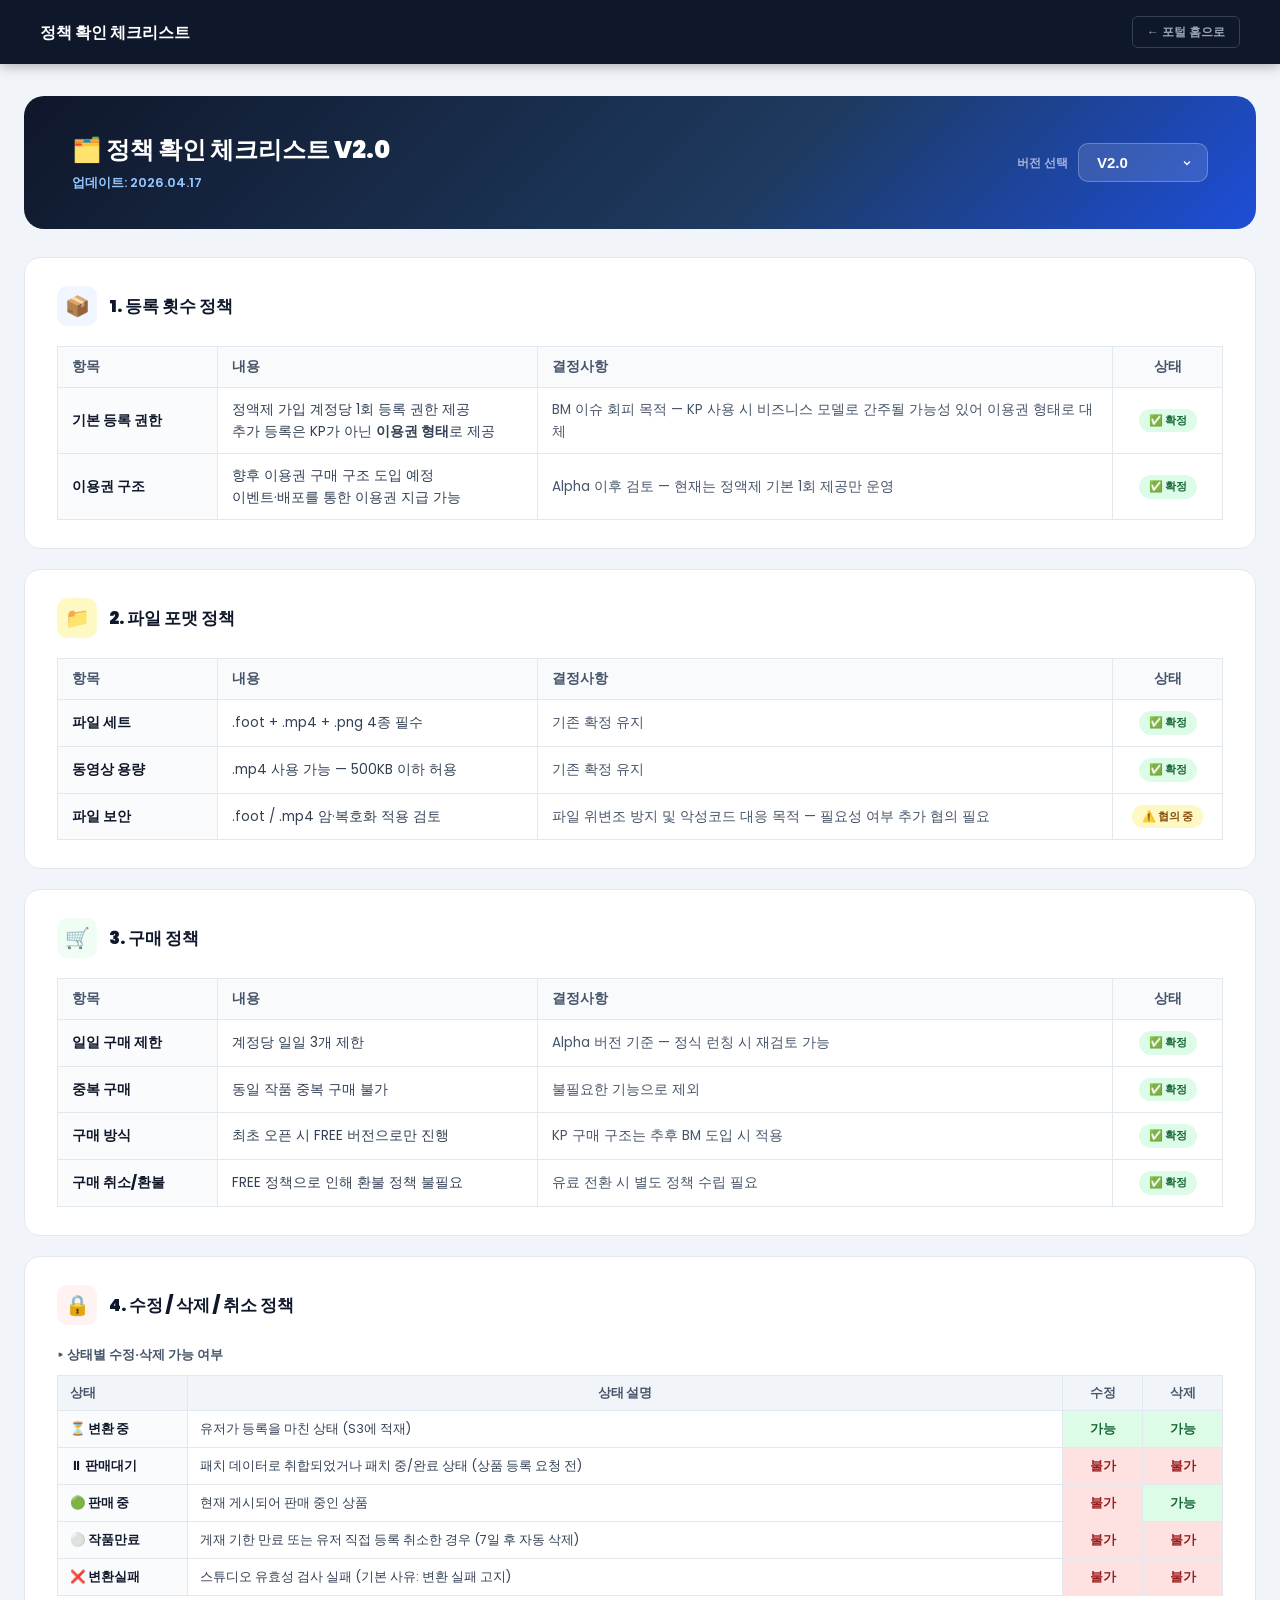
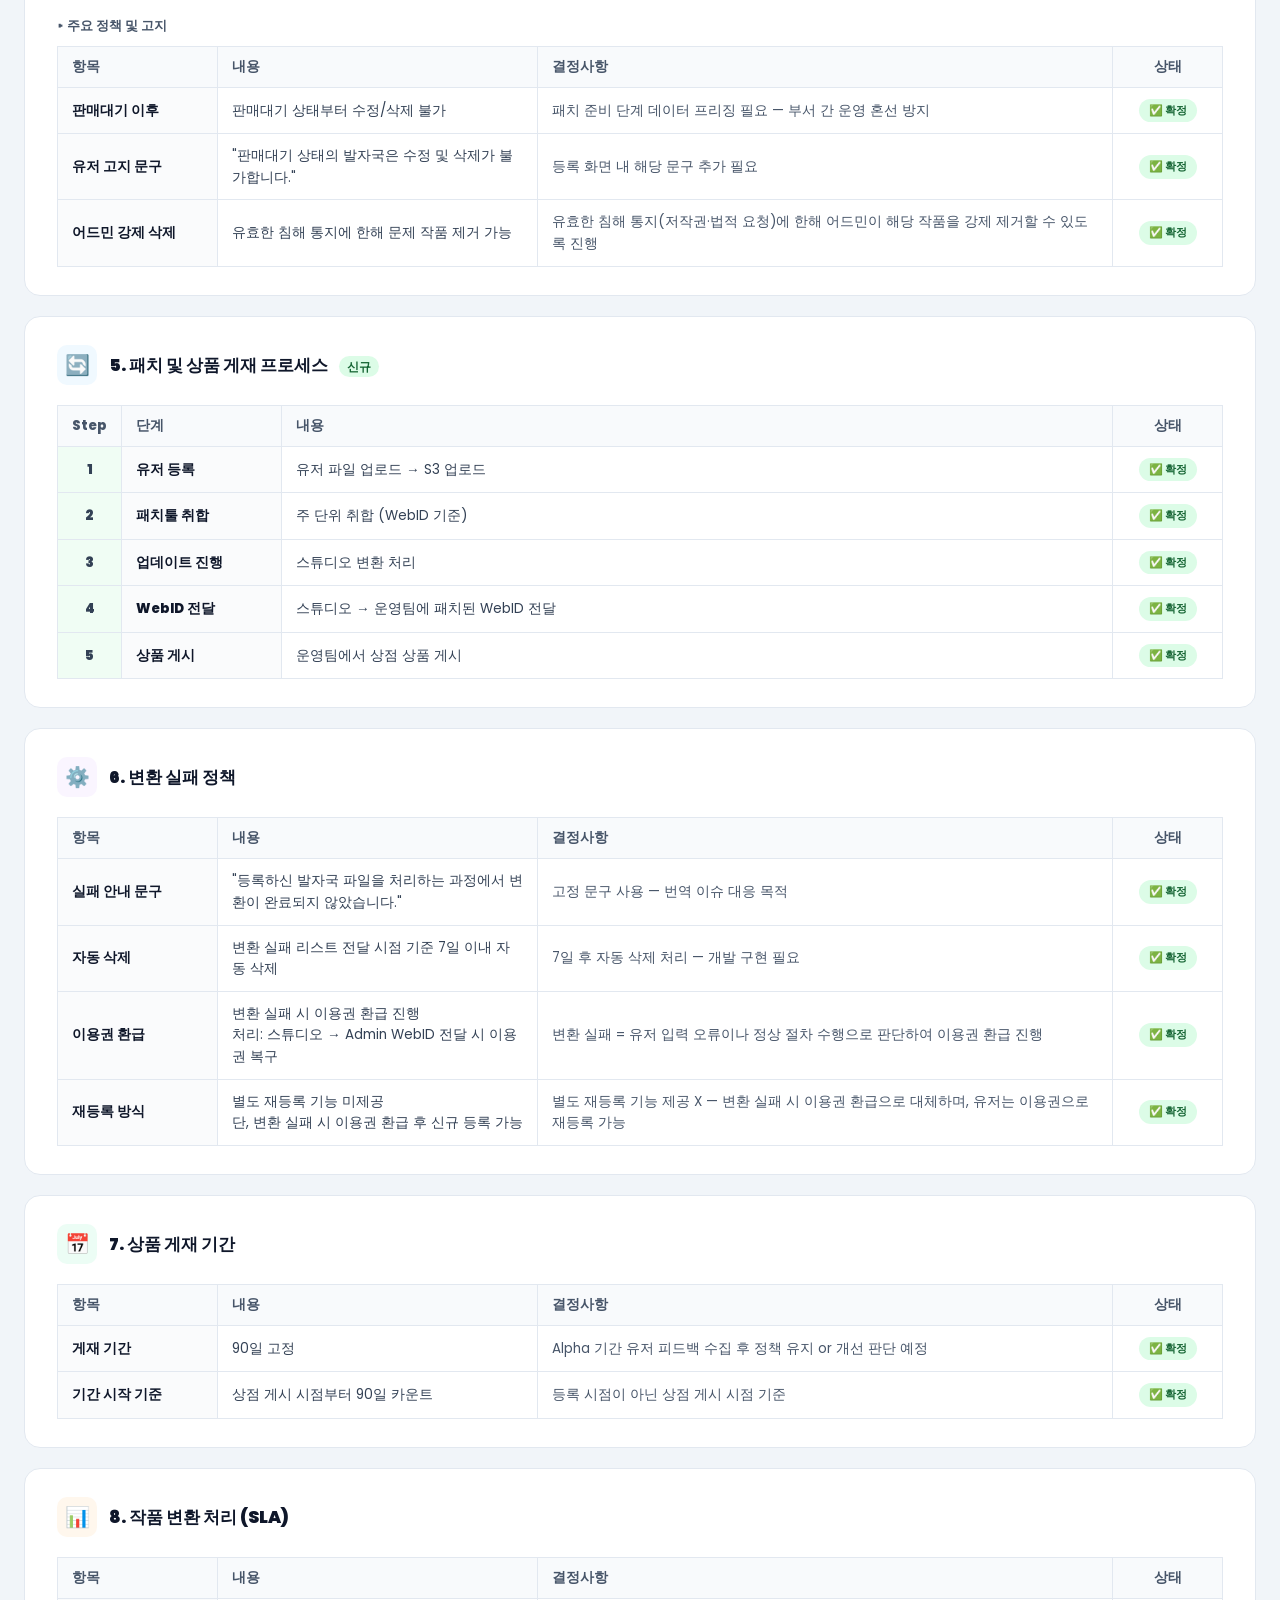
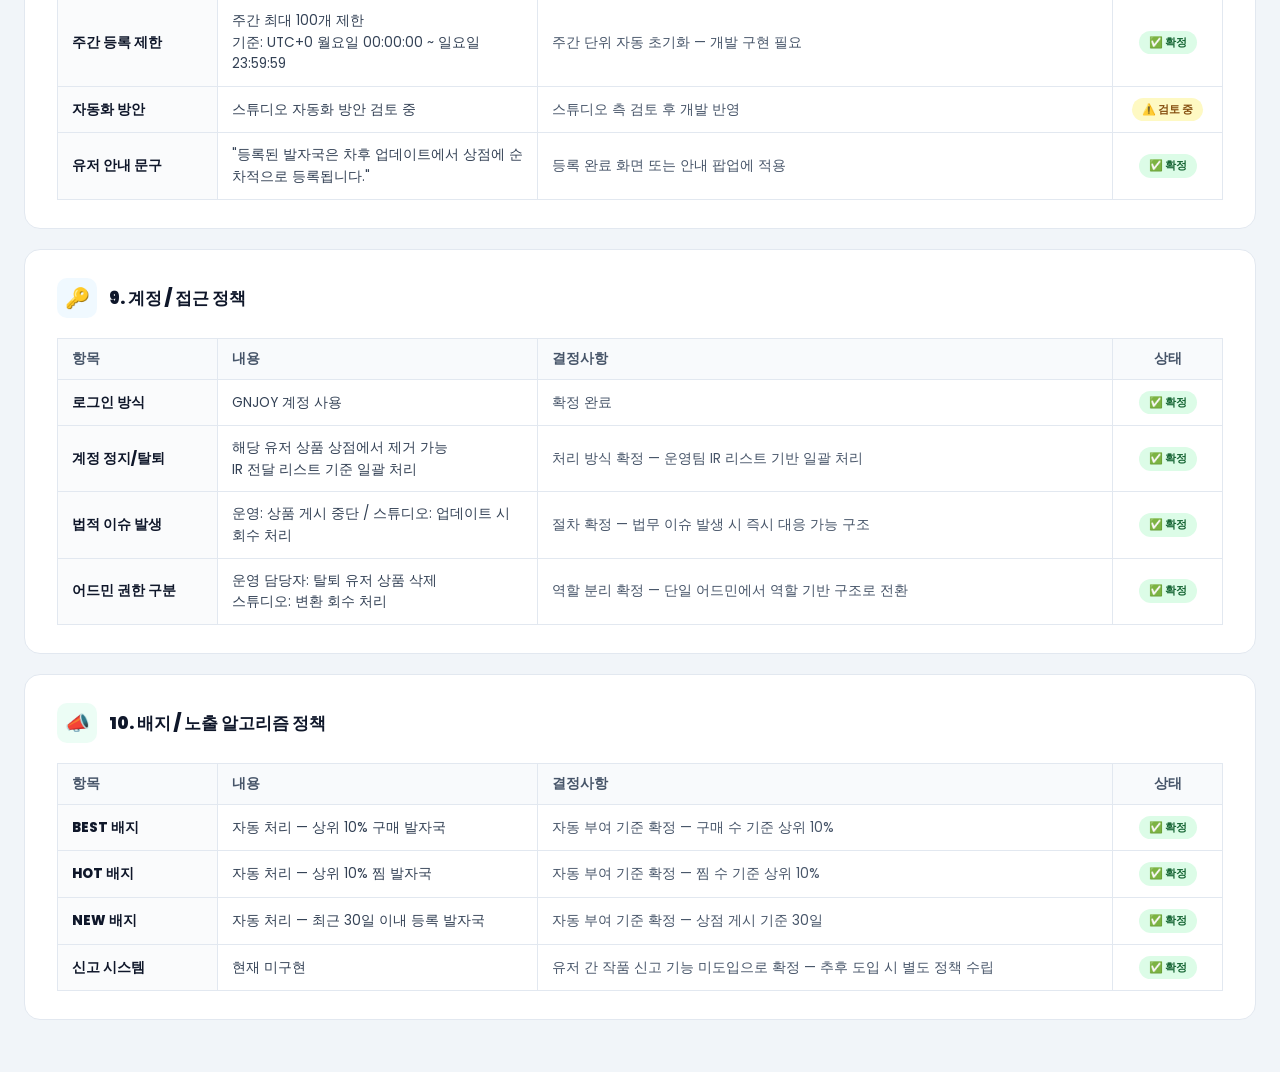
<file: temp.html>
<!DOCTYPE html>
<html lang="ko">
<head>
    <meta charset="UTF-8">
    <meta name="viewport" content="width=device-width, initial-scale=1.0">
    <title>RO FACTORY — 정책 확인 체크리스트 v2.0</title>
    <link href="https://fonts.googleapis.com/css2?family=Poppins:wght@300;400;500;600;700;800;900&display=swap" rel="stylesheet">
    <style>
        * { box-sizing: border-box; margin: 0; padding: 0; }
        body { font-family: 'Pretendard', 'Poppins', sans-serif; background: #f1f5f9; color: #1e293b; }

        /* ─── TOP BAR ─── */
        .top-bar { background: #0f172a; padding: 16px 40px; display: flex; justify-content: space-between; align-items: center; position: sticky; top: 0; z-index: 100; box-shadow: 0 2px 12px rgba(0,0,0,0.3); }
        .top-bar h1 { font-size: 16px; font-weight: 900; color: #fff; }
        .btn-home { text-decoration: none; color: #94a3b8; font-weight: 700; font-size: 12px; padding: 6px 14px; border: 1px solid #334155; border-radius: 6px; transition: 0.2s; }
        .btn-home:hover { color: #fff; border-color: #64748b; }

        /* ─── HERO ─── */
        .hero { background: linear-gradient(135deg, #0f172a 0%, #1e3a5f 60%, #1d4ed8 100%); border-radius: 20px; padding: 36px 48px; margin-bottom: 28px; color: white; overflow: hidden; display: flex; justify-content: space-between; align-items: center; gap: 24px; }
        .hero-left { flex: 1; min-width: 0; }
        .hero h2 { font-size: 24px; font-weight: 900; margin-bottom: 6px; white-space: nowrap; }
        .hero-date { font-size: 13px; color: #93c5fd; font-weight: 600; }
        .hero-select-wrap { display: flex; align-items: center; gap: 10px; flex-shrink: 0; }
        .hero-select-label { font-size: 12px; font-weight: 700; color: rgba(255,255,255,0.6); white-space: nowrap; }
        .version-select {
            appearance: none;
            background: rgba(255,255,255,0.12) url("data:image/svg+xml,%3Csvg xmlns='http://www.w3.org/2000/svg' width='12' height='12' viewBox='0 0 24 24' fill='none' stroke='%23ffffff' stroke-width='2.5'%3E%3Cpolyline points='6 9 12 15 18 9'%3E%3C/polyline%3E%3C/svg%3E") no-repeat right 14px center;
            border: 1.5px solid rgba(255,255,255,0.25);
            border-radius: 10px;
            padding: 10px 40px 10px 18px;
            font-size: 15px;
            font-weight: 800;
            color: #fff;
            cursor: pointer;
            transition: background 0.2s, border-color 0.2s;
            min-width: 130px;
        }
        .version-select:focus { outline: none; border-color: rgba(255,255,255,0.6); background: rgba(255,255,255,0.18); }
        .version-select:hover { background: rgba(255,255,255,0.18); border-color: rgba(255,255,255,0.4); }
        .version-select option { background: #1e3a5f; color: #fff; }
        .v1-notice.show { display: block; }

        /* ─── SECTION CARD ─── */
        /* ─── WRAP ─── */
        .wrap { max-width: 1350px; margin: 0 auto; padding: 32px 24px; }

        .section-card { background: #fff; border-radius: 16px; padding: 28px 32px; margin-bottom: 20px; border: 1px solid #e2e8f0; transition: box-shadow 0.2s; }
        .section-card:hover { box-shadow: 0 4px 24px rgba(0,0,0,0.07); }
        .section-header { display: flex; align-items: center; gap: 12px; margin-bottom: 20px; }
        .section-icon { width: 40px; height: 40px; border-radius: 10px; display: flex; align-items: center; justify-content: center; font-size: 20px; flex-shrink: 0; }
        .section-title { font-size: 17px; font-weight: 900; color: #0f172a; }

        /* ─── TABLE ─── */
        table { width: 100%; border-collapse: collapse; font-size: 13.5px; }
        th { background: #f8fafc; font-weight: 800; color: #475569; text-align: left; padding: 10px 14px; border: 1px solid #e2e8f0; }
        td { padding: 11px 14px; border: 1px solid #e2e8f0; color: #334155; line-height: 1.6; vertical-align: middle; }
        td.item { font-weight: 800; color: #0f172a; background: #fafbfc; white-space: nowrap; width: 160px; }
        td.content { width: 320px; color: #334155; }
        td.decision { color: #475569; }
        td.status-col { width: 110px; text-align: center; vertical-align: middle; }

        /* ─── STATUS BADGE ─── */
        .badge { display: inline-block; padding: 3px 10px; border-radius: 20px; font-size: 11px; font-weight: 800; white-space: nowrap; }
        .badge-ok     { background: #dcfce7; color: #166534; }
        .badge-warn   { background: #fef9c3; color: #854d0e; }
        .badge-danger { background: #fee2e2; color: #991b1b; }
        .badge-gray   { background: #f1f5f9; color: #475569; }
        .badge-blue   { background: #eff6ff; color: #1d4ed8; }
        .badge-purple { background: #f5f3ff; color: #6d28d9; }

        /* ─── ROW HIGHLIGHT ─── */
        .updated-row td, .new-row td { background: inherit; }
        .updated-row td.item, .new-row td.item { background: #fafbfc; }

        /* ─── SUB TABLE (state grid) ─── */
        .sub-table { width: 100%; border-collapse: collapse; font-size: 12.5px; margin-bottom: 20px; }
        .sub-table th { background: #f1f5f9; font-weight: 800; color: #475569; text-align: center; padding: 8px 12px; border: 1px solid #e2e8f0; }
        .sub-table td { padding: 8px 12px; border: 1px solid #e2e8f0; color: #334155; text-align: center; vertical-align: middle; }
        .sub-table td.status-ok { background: #dcfce7; font-weight: 700; color: #166534; }
        .sub-table td.status-no { background: #fee2e2; font-weight: 700; color: #991b1b; }
        .sub-table td.state-name { font-weight: 800; color: #0f172a; text-align: left; background: #fafbfc; width: 130px; }

        /* ─── TAB CONTENT ─── */
        .tab-content { display: none; }
        .tab-content.active { display: block; }

        @media (max-width: 700px) {
            .wrap { padding: 16px; }
            .section-card { padding: 20px 16px; }
            td.item { white-space: normal; width: auto; }
            .top-bar { padding: 12px 20px; }
        }
    </style>
</head>
<body>

<div class="top-bar">
    <h1>정책 확인 체크리스트</h1>
    <a href="index.html" class="btn-home">← 포털 홈으로</a>
</div>

<div class="wrap">

    <!-- Hero Banner + Select -->
    <div class="hero">
        <div class="hero-left">
            <h2 id="heroTitle">🗂️ 정책 확인 체크리스트 V2.0</h2>
            <p class="hero-date" id="heroDate">업데이트: 2026.04.17</p>
        </div>
        <div class="hero-select-wrap">
            <span class="hero-select-label">버전 선택</span>
            <select class="version-select" id="versionSelect" onchange="switchVersion(this.value)">
                <option value="v2">V2.0</option>
                <option value="v1">V1.0</option>
            </select>
        </div>
    </div>


    <!-- ══════════════════════════════════════
         V2.0
    ══════════════════════════════════════ -->
    <div id="tab-v2" class="tab-content active">

        <!-- 1. 등록 횟수 정책 -->
        <div class="section-card">
            <div class="section-header">
                <div class="section-icon" style="background:#eff6ff;">📦</div>
                <div class="section-title">1. 등록 횟수 정책</div>
            </div>
            <table>
                <thead><tr>
                    <th style="width:160px;">항목</th>
                    <th style="width:320px;">내용</th>
                    <th>결정사항</th>
                    <th style="width:110px; text-align:center;">상태</th>
                </tr></thead>
                <tbody>
                    <tr class="updated-row">
                        <td class="item">기본 등록 권한</td>
                        <td class="content">정액제 가입 계정당 1회 등록 권한 제공<br>추가 등록은 KP가 아닌 <strong>이용권 형태</strong>로 제공</td>
                        <td class="decision">BM 이슈 회피 목적 — KP 사용 시 비즈니스 모델로 간주될 가능성 있어 이용권 형태로 대체</td>
                        <td class="status-col"><span class="badge badge-ok">✅ 확정</span></td>
                    </tr>
                    <tr>
                        <td class="item">이용권 구조</td>
                        <td class="content">향후 이용권 구매 구조 도입 예정<br>이벤트·배포를 통한 이용권 지급 가능</td>
                        <td class="decision">Alpha 이후 검토 — 현재는 정액제 기본 1회 제공만 운영</td>
                        <td class="status-col"><span class="badge badge-ok">✅ 확정</span></td>
                    </tr>
                </tbody>
            </table>
        </div>

        <!-- 2. 파일 포맷 정책 -->
        <div class="section-card">
            <div class="section-header">
                <div class="section-icon" style="background:#fef9c3;">📁</div>
                <div class="section-title">2. 파일 포맷 정책</div>
            </div>
            <table>
                <thead><tr>
                    <th style="width:160px;">항목</th>
                    <th style="width:320px;">내용</th>
                    <th>결정사항</th>
                    <th style="width:110px; text-align:center;">상태</th>
                </tr></thead>
                <tbody>
                    <tr>
                        <td class="item">파일 세트</td>
                        <td class="content">.foot + .mp4 + .png 4종 필수</td>
                        <td class="decision">기존 확정 유지</td>
                        <td class="status-col"><span class="badge badge-ok">✅ 확정</span></td>
                    </tr>
                    <tr>
                        <td class="item">동영상 용량</td>
                        <td class="content">.mp4 사용 가능 — 500KB 이하 허용</td>
                        <td class="decision">기존 확정 유지</td>
                        <td class="status-col"><span class="badge badge-ok">✅ 확정</span></td>
                    </tr>
                    <tr class="new-row">
                        <td class="item">파일 보안</td>
                        <td class="content">.foot / .mp4 암·복호화 적용 검토</td>
                        <td class="decision">파일 위변조 방지 및 악성코드 대응 목적 — 필요성 여부 추가 협의 필요</td>
                        <td class="status-col"><span class="badge badge-warn">⚠️ 협의 중</span></td>
                    </tr>
                </tbody>
            </table>
        </div>

        <!-- 3. 구매 정책 -->
        <div class="section-card">
            <div class="section-header">
                <div class="section-icon" style="background:#f0fdf4;">🛒</div>
                <div class="section-title">3. 구매 정책</div>
            </div>
            <table>
                <thead><tr>
                    <th style="width:160px;">항목</th>
                    <th style="width:320px;">내용</th>
                    <th>결정사항</th>
                    <th style="width:110px; text-align:center;">상태</th>
                </tr></thead>
                <tbody>
                    <tr class="updated-row">
                        <td class="item">일일 구매 제한</td>
                        <td class="content">계정당 일일 3개 제한</td>
                        <td class="decision">Alpha 버전 기준 — 정식 런칭 시 재검토 가능</td>
                        <td class="status-col"><span class="badge badge-ok">✅ 확정</span></td>
                    </tr>
                    <tr>
                        <td class="item">중복 구매</td>
                        <td class="content">동일 작품 중복 구매 불가</td>
                        <td class="decision">불필요한 기능으로 제외</td>
                        <td class="status-col"><span class="badge badge-ok">✅ 확정</span></td>
                    </tr>
                    <tr>
                        <td class="item">구매 방식</td>
                        <td class="content">최초 오픈 시 FREE 버전으로만 진행</td>
                        <td class="decision">KP 구매 구조는 추후 BM 도입 시 적용</td>
                        <td class="status-col"><span class="badge badge-ok">✅ 확정</span></td>
                    </tr>
                    <tr>
                        <td class="item">구매 취소/환불</td>
                        <td class="content">FREE 정책으로 인해 환불 정책 불필요</td>
                        <td class="decision">유료 전환 시 별도 정책 수립 필요</td>
                        <td class="status-col"><span class="badge badge-ok">✅ 확정</span></td>
                    </tr>
                </tbody>
            </table>
        </div>

        <!-- 4. 수정/삭제/취소 정책 -->
        <div class="section-card">
            <div class="section-header">
                <div class="section-icon" style="background:#fef2f2;">🔒</div>
                <div class="section-title">4. 수정 / 삭제 / 취소 정책</div>
            </div>

            <p style="font-size:13px; font-weight:700; color:#475569; margin-bottom:10px;">▸ 상태별 수정·삭제 가능 여부</p>
            <table class="sub-table">
                <thead><tr>
                    <th style="text-align:left; width:130px;">상태</th>
                    <th>상태 설명</th>
                    <th style="width:80px;">수정</th>
                    <th style="width:80px;">삭제</th>
                </tr></thead>
                <tbody>
                    <tr>
                        <td class="state-name">⏳ 변환 중</td>
                        <td style="text-align:left;">유저가 등록을 마친 상태 (S3에 적재)</td>
                        <td class="status-ok">가능</td>
                        <td class="status-ok">가능</td>
                    </tr>
                    <tr>
                        <td class="state-name">⏸ 판매대기</td>
                        <td style="text-align:left;">패치 데이터로 취합되었거나 패치 중/완료 상태 (상품 등록 요청 전)</td>
                        <td class="status-no">불가</td>
                        <td class="status-no">불가</td>
                    </tr>
                    <tr>
                        <td class="state-name">🟢 판매 중</td>
                        <td style="text-align:left;">현재 게시되어 판매 중인 상품</td>
                        <td class="status-no">불가</td>
                        <td class="status-ok">가능</td>
                    </tr>
                    <tr>
                        <td class="state-name">⚪ 작품만료</td>
                        <td style="text-align:left;">게재 기한 만료 또는 유저 직접 등록 취소한 경우 (7일 후 자동 삭제)</td>
                        <td class="status-no">불가</td>
                        <td class="status-no">불가</td>
                    </tr>
                    <tr>
                        <td class="state-name">❌ 변환실패</td>
                        <td style="text-align:left;">스튜디오 유효성 검사 실패 (기본 사유: 변환 실패 고지)</td>
                        <td class="status-no">불가</td>
                        <td class="status-no">불가</td>
                    </tr>
                </tbody>
            </table>

            <p style="font-size:13px; font-weight:700; color:#475569; margin-bottom:10px;">▸ 주요 정책 및 고지</p>
            <table>
                <thead><tr>
                    <th style="width:160px;">항목</th>
                    <th style="width:320px;">내용</th>
                    <th>결정사항</th>
                    <th style="width:110px; text-align:center;">상태</th>
                </tr></thead>
                <tbody>
                    <tr class="updated-row">
                        <td class="item">판매대기 이후</td>
                        <td class="content">판매대기 상태부터 수정/삭제 불가</td>
                        <td class="decision">패치 준비 단계 데이터 프리징 필요 — 부서 간 운영 혼선 방지</td>
                        <td class="status-col"><span class="badge badge-ok">✅ 확정</span></td>
                    </tr>
                    <tr class="new-row">
                        <td class="item">유저 고지 문구</td>
                        <td class="content">"판매대기 상태의 발자국은 수정 및 삭제가 불가합니다."</td>
                        <td class="decision">등록 화면 내 해당 문구 추가 필요</td>
                        <td class="status-col"><span class="badge badge-ok">✅ 확정</span></td>
                    </tr>
                    <tr class="updated-row">
                        <td class="item">어드민 강제 삭제</td>
                        <td class="content">유효한 침해 통지에 한해 문제 작품 제거 가능</td>
                        <td class="decision">유효한 침해 통지(저작권·법적 요청)에 한해 어드민이 해당 작품을 강제 제거할 수 있도록 진행</td>
                        <td class="status-col"><span class="badge badge-ok">✅ 확정</span></td>
                    </tr>
                </tbody>
            </table>
        </div>

        <!-- 5. 패치 및 상품 게재 프로세스 -->
        <div class="section-card">
            <div class="section-header">
                <div class="section-icon" style="background:#f0f9ff;">🔄</div>
                <div class="section-title">5. 패치 및 상품 게재 프로세스 <span style="font-size:12px; background:#dcfce7; color:#166534; padding:2px 8px; border-radius:20px; font-weight:700; margin-left:8px;">신규</span></div>
            </div>
            <table>
                <thead><tr>
                    <th style="width:50px; text-align:center;">Step</th>
                    <th style="width:160px;">단계</th>
                    <th>내용</th>
                    <th style="width:110px; text-align:center;">상태</th>
                </tr></thead>
                <tbody>
                    <tr class="new-row">
                        <td style="font-weight:900; text-align:center; background:#f0fdf4;">1</td>
                        <td class="item" style="width:160px;">유저 등록</td>
                        <td>유저 파일 업로드 → S3 업로드</td>
                        <td class="status-col"><span class="badge badge-ok">✅ 확정</span></td>
                    </tr>
                    <tr class="new-row">
                        <td style="font-weight:900; text-align:center; background:#f0fdf4;">2</td>
                        <td class="item" style="width:160px;">패치툴 취합</td>
                        <td>주 단위 취합 (WebID 기준)</td>
                        <td class="status-col"><span class="badge badge-ok">✅ 확정</span></td>
                    </tr>
                    <tr class="new-row">
                        <td style="font-weight:900; text-align:center; background:#f0fdf4;">3</td>
                        <td class="item" style="width:160px;">업데이트 진행</td>
                        <td>스튜디오 변환 처리</td>
                        <td class="status-col"><span class="badge badge-ok">✅ 확정</span></td>
                    </tr>
                    <tr class="new-row">
                        <td style="font-weight:900; text-align:center; background:#f0fdf4;">4</td>
                        <td class="item" style="width:160px;">WebID 전달</td>
                        <td>스튜디오 → 운영팀에 패치된 WebID 전달</td>
                        <td class="status-col"><span class="badge badge-ok">✅ 확정</span></td>
                    </tr>
                    <tr class="new-row">
                        <td style="font-weight:900; text-align:center; background:#f0fdf4;">5</td>
                        <td class="item" style="width:160px;">상품 게시</td>
                        <td>운영팀에서 상점 상품 게시</td>
                        <td class="status-col"><span class="badge badge-ok">✅ 확정</span></td>
                    </tr>
                </tbody>
            </table>
        </div>

        <!-- 6. 변환 실패 정책 -->
        <div class="section-card">
            <div class="section-header">
                <div class="section-icon" style="background:#faf5ff;">⚙️</div>
                <div class="section-title">6. 변환 실패 정책</div>
            </div>
            <table>
                <thead><tr>
                    <th style="width:160px;">항목</th>
                    <th style="width:320px;">내용</th>
                    <th>결정사항</th>
                    <th style="width:110px; text-align:center;">상태</th>
                </tr></thead>
                <tbody>
                    <tr class="updated-row">
                        <td class="item">실패 안내 문구</td>
                        <td class="content">"등록하신 발자국 파일을 처리하는 과정에서 변환이 완료되지 않았습니다."</td>
                        <td class="decision">고정 문구 사용 — 번역 이슈 대응 목적</td>
                        <td class="status-col"><span class="badge badge-ok">✅ 확정</span></td>
                    </tr>
                    <tr class="updated-row">
                        <td class="item">자동 삭제</td>
                        <td class="content">변환 실패 리스트 전달 시점 기준 7일 이내 자동 삭제</td>
                        <td class="decision">7일 후 자동 삭제 처리 — 개발 구현 필요</td>
                        <td class="status-col"><span class="badge badge-ok">✅ 확정</span></td>
                    </tr>
                    <tr class="updated-row">
                        <td class="item">이용권 환급</td>
                        <td class="content">변환 실패 시 이용권 환급 진행<br>처리: 스튜디오 → Admin WebID 전달 시 이용권 복구</td>
                        <td class="decision">변환 실패 = 유저 입력 오류이나 정상 절차 수행으로 판단하여 이용권 환급 진행</td>
                        <td class="status-col"><span class="badge badge-ok">✅ 확정</span></td>
                    </tr>
                    <tr class="updated-row">
                        <td class="item">재등록 방식</td>
                        <td class="content">별도 재등록 기능 미제공<br>단, 변환 실패 시 이용권 환급 후 신규 등록 가능</td>
                        <td class="decision">별도 재등록 기능 제공 X — 변환 실패 시 이용권 환급으로 대체하며, 유저는 이용권으로 재등록 가능</td>
                        <td class="status-col"><span class="badge badge-ok">✅ 확정</span></td>
                    </tr>
                </tbody>
            </table>
        </div>

        <!-- 7. 상품 게재 기간 -->
        <div class="section-card">
            <div class="section-header">
                <div class="section-icon" style="background:#ecfdf5;">📅</div>
                <div class="section-title">7. 상품 게재 기간</div>
            </div>
            <table>
                <thead><tr>
                    <th style="width:160px;">항목</th>
                    <th style="width:320px;">내용</th>
                    <th>결정사항</th>
                    <th style="width:110px; text-align:center;">상태</th>
                </tr></thead>
                <tbody>
                    <tr class="updated-row">
                        <td class="item">게재 기간</td>
                        <td class="content">90일 고정</td>
                        <td class="decision">Alpha 기간 유저 피드백 수집 후 정책 유지 or 개선 판단 예정</td>
                        <td class="status-col"><span class="badge badge-ok">✅ 확정</span></td>
                    </tr>
                    <tr class="updated-row">
                        <td class="item">기간 시작 기준</td>
                        <td class="content">상점 게시 시점부터 90일 카운트</td>
                        <td class="decision">등록 시점이 아닌 상점 게시 시점 기준</td>
                        <td class="status-col"><span class="badge badge-ok">✅ 확정</span></td>
                    </tr>
                </tbody>
            </table>
        </div>

        <!-- 8. 변환 처리 SLA -->
        <div class="section-card">
            <div class="section-header">
                <div class="section-icon" style="background:#fff7ed;">📊</div>
                <div class="section-title">8. 작품 변환 처리 (SLA)</div>
            </div>
            <table>
                <thead><tr>
                    <th style="width:160px;">항목</th>
                    <th style="width:320px;">내용</th>
                    <th>결정사항</th>
                    <th style="width:110px; text-align:center;">상태</th>
                </tr></thead>
                <tbody>
                    <tr class="updated-row">
                        <td class="item">주간 등록 제한</td>
                        <td class="content">주간 최대 100개 제한<br>기준: UTC+0 월요일 00:00:00 ~ 일요일 23:59:59</td>
                        <td class="decision">주간 단위 자동 초기화 — 개발 구현 필요</td>
                        <td class="status-col"><span class="badge badge-ok">✅ 확정</span></td>
                    </tr>
                    <tr>
                        <td class="item">자동화 방안</td>
                        <td class="content">스튜디오 자동화 방안 검토 중</td>
                        <td class="decision">스튜디오 측 검토 후 개발 반영</td>
                        <td class="status-col"><span class="badge badge-warn">⚠️ 검토 중</span></td>
                    </tr>
                    <tr class="updated-row">
                        <td class="item">유저 안내 문구</td>
                        <td class="content">"등록된 발자국은 차후 업데이트에서 상점에 순차적으로 등록됩니다."</td>
                        <td class="decision">등록 완료 화면 또는 안내 팝업에 적용</td>
                        <td class="status-col"><span class="badge badge-ok">✅ 확정</span></td>
                    </tr>
                </tbody>
            </table>
        </div>

        <!-- 9. 계정/접근 정책 -->
        <div class="section-card">
            <div class="section-header">
                <div class="section-icon" style="background:#f0f9ff;">🔑</div>
                <div class="section-title">9. 계정 / 접근 정책</div>
            </div>
            <table>
                <thead><tr>
                    <th style="width:160px;">항목</th>
                    <th style="width:320px;">내용</th>
                    <th>결정사항</th>
                    <th style="width:110px; text-align:center;">상태</th>
                </tr></thead>
                <tbody>
                    <tr>
                        <td class="item">로그인 방식</td>
                        <td class="content">GNJOY 계정 사용</td>
                        <td class="decision">확정 완료</td>
                        <td class="status-col"><span class="badge badge-ok">✅ 확정</span></td>
                    </tr>
                    <tr class="updated-row">
                        <td class="item">계정 정지/탈퇴</td>
                        <td class="content">해당 유저 상품 상점에서 제거 가능<br>IR 전달 리스트 기준 일괄 처리</td>
                        <td class="decision">처리 방식 확정 — 운영팀 IR 리스트 기반 일괄 처리</td>
                        <td class="status-col"><span class="badge badge-ok">✅ 확정</span></td>
                    </tr>
                    <tr class="updated-row">
                        <td class="item">법적 이슈 발생</td>
                        <td class="content">운영: 상품 게시 중단 / 스튜디오: 업데이트 시 회수 처리</td>
                        <td class="decision">절차 확정 — 법무 이슈 발생 시 즉시 대응 가능 구조</td>
                        <td class="status-col"><span class="badge badge-ok">✅ 확정</span></td>
                    </tr>
                    <tr class="updated-row">
                        <td class="item">어드민 권한 구분</td>
                        <td class="content">운영 담당자: 탈퇴 유저 상품 삭제<br>스튜디오: 변환 회수 처리</td>
                        <td class="decision">역할 분리 확정 — 단일 어드민에서 역할 기반 구조로 전환</td>
                        <td class="status-col"><span class="badge badge-ok">✅ 확정</span></td>
                    </tr>
                </tbody>
            </table>
        </div>

        <!-- 10. 배지/노출 알고리즘 정책 -->
        <div class="section-card">
            <div class="section-header">
                <div class="section-icon" style="background:#ecfdf5;">📣</div>
                <div class="section-title">10. 배지 / 노출 알고리즘 정책</div>
            </div>
            <table>
                <thead><tr>
                    <th style="width:160px;">항목</th>
                    <th style="width:320px;">내용</th>
                    <th>결정사항</th>
                    <th style="width:110px; text-align:center;">상태</th>
                </tr></thead>
                <tbody>
                    <tr>
                        <td class="item">BEST 배지</td>
                        <td class="content">자동 처리 — 상위 10% 구매 발자국</td>
                        <td class="decision">자동 부여 기준 확정 — 구매 수 기준 상위 10%</td>
                        <td class="status-col"><span class="badge badge-ok">✅ 확정</span></td>
                    </tr>
                    <tr>
                        <td class="item">HOT 배지</td>
                        <td class="content">자동 처리 — 상위 10% 찜 발자국</td>
                        <td class="decision">자동 부여 기준 확정 — 찜 수 기준 상위 10%</td>
                        <td class="status-col"><span class="badge badge-ok">✅ 확정</span></td>
                    </tr>
                    <tr>
                        <td class="item">NEW 배지</td>
                        <td class="content">자동 처리 — 최근 30일 이내 등록 발자국</td>
                        <td class="decision">자동 부여 기준 확정 — 상점 게시 기준 30일</td>
                        <td class="status-col"><span class="badge badge-ok">✅ 확정</span></td>
                    </tr>
                    <tr>
                        <td class="item">신고 시스템</td>
                        <td class="content">현재 미구현</td>
                        <td class="decision">유저 간 작품 신고 기능 미도입으로 확정 — 추후 도입 시 별도 정책 수립</td>
                        <td class="status-col"><span class="badge badge-ok">✅ 확정</span></td>
                    </tr>
                </tbody>
            </table>
        </div>

    </div><!-- /tab-v2 -->


    <!-- ══════════════════════════════════════
         V1.0 ARCHIVE
    ══════════════════════════════════════ -->
    <div id="tab-v1" class="tab-content">

        <!-- 1. 등록 정책 -->
        <div class="section-card">
            <div class="section-header">
                <div class="section-icon" style="background:#eff6ff;">📦</div>
                <div class="section-title">1. 작품 등록 정책</div>
            </div>
            <table>
                <thead><tr>
                    <th style="width:160px;">항목</th>
                    <th style="width:240px;">내용</th>
                    <th>결정사항</th>
                    <th style="width:110px; text-align:center;">상태</th>
                </tr></thead>
                <tbody>
                    <tr><td class="item">1일 등록 횟수</td><td class="content">수치 미확정</td><td>❓ 최대 일 몇 회 등록 가능한지 수치 확정 필요</td><td class="status-col"><span class="badge badge-warn">⚠️ 미확정</span></td></tr>
                    <tr><td class="item">파일 포맷</td><td class="content">.foot + .mp4 + .png 4종 필수</td><td>❓ 보안을 위해 파일 식별자를 foot 파일 내 부여하여 전달 가능할지</td><td class="status-col"><span class="badge badge-ok">✅ 포맷확정</span></td></tr>
                    <tr><td class="item">영상 파일 크기</td><td class="content">500KB 이하</td><td>✅ 완료</td><td class="status-col"><span class="badge badge-ok">✅ 확정</span></td></tr>
                    <tr><td class="item">작품명 규칙</td><td class="content">영문 최대 20자</td><td>✅ 완료</td><td class="status-col"><span class="badge badge-ok">✅ 확정</span></td></tr>
                    <tr><td class="item">작품 만료일</td><td class="content">유저가 등록 기준 최소 30일 이상 입력</td><td>❓ 초기 오픈 시 모든 작품 만료일은 영구인지 확인 / 유저가 입력하는게 맞는지</td><td class="status-col"><span class="badge badge-warn">⚠️ 미확정</span></td></tr>
                    <tr><td class="item">가격 정책</td><td class="content">FREE 고정</td><td>✅ 정식 런칭 시 FREE 버전으로 진행</td><td class="status-col"><span class="badge badge-ok">✅ 확정</span></td></tr>
                    <tr><td class="item">작품 타입</td><td class="content">해시태그, 작품 색상</td><td>❓ 추가 작품 등록 시 필요한 타입 정리</td><td class="status-col"><span class="badge badge-warn">⚠️ 미확정</span></td></tr>
                </tbody>
            </table>
        </div>

        <!-- 2. 구매 정책 -->
        <div class="section-card">
            <div class="section-header">
                <div class="section-icon" style="background:#f0fdf4;">🛒</div>
                <div class="section-title">2. 구매 정책</div>
            </div>
            <table>
                <thead><tr>
                    <th style="width:160px;">항목</th>
                    <th style="width:240px;">내용</th>
                    <th>결정사항</th>
                    <th style="width:110px; text-align:center;">상태</th>
                </tr></thead>
                <tbody>
                    <tr><td class="item">1일 구매 횟수</td><td class="content">명시 없음</td><td>❓ 일일 구매 횟수 제한 여부 — 무제한인지 확정 필요</td><td class="status-col"><span class="badge badge-danger">❌ 미정의</span></td></tr>
                    <tr><td class="item">중복 구매</td><td class="content">불가</td><td>✅ 불필요한 기능</td><td class="status-col"><span class="badge badge-ok">✅ 확정</span></td></tr>
                    <tr><td class="item">구매 취소/환불</td><td class="content">정책 없음</td><td>✅ 완료</td><td class="status-col"><span class="badge badge-ok">✅ 확정</span></td></tr>
                    <tr><td class="item">구매 방식</td><td class="content">KP 구매</td><td>✅ 완료 / 최초 오픈 시 FREE만 진행</td><td class="status-col"><span class="badge badge-ok">✅ 확정</span></td></tr>
                </tbody>
            </table>
        </div>

        <!-- 3. 수정/삭제 -->
        <div class="section-card">
            <div class="section-header">
                <div class="section-icon" style="background:#fef2f2;">🔒</div>
                <div class="section-title">3. 수정 / 삭제 / 취소 정책</div>
            </div>
            <table>
                <thead><tr>
                    <th style="width:160px;">항목</th>
                    <th style="width:240px;">내용</th>
                    <th>결정사항</th>
                    <th style="width:110px; text-align:center;">상태</th>
                </tr></thead>
                <tbody>
                    <tr><td class="item">등록 후 수정</td><td class="content">수정 불가</td><td>❓ 수정 권한이 필요한지 — ex. 등록 후 몇 일까지 or 정기 인게임 배치 전까지</td><td class="status-col"><span class="badge badge-warn">⚠️ 미확정</span></td></tr>
                    <tr><td class="item">변환 실패</td><td class="content">영구 보관 및 삭제 기능 없음</td><td>❓ 영구 보관 vs 일정 기간 후 자동 삭제 정책</td><td class="status-col"><span class="badge badge-danger">❌ 미정의</span></td></tr>
                    <tr><td class="item">등록 작품 만료</td><td class="content">영구 보관 및 삭제 기능 없음</td><td>❓ 영구 보관 vs 일정 기간 후 자동 삭제 정책</td><td class="status-col"><span class="badge badge-danger">❌ 미정의</span></td></tr>
                    <tr><td class="item">구매 작품 만료</td><td class="content">영구 보관 및 삭제 기능 없음</td><td>❓ 영구 보관 vs 일정 기간 후 자동 삭제 정책</td><td class="status-col"><span class="badge badge-danger">❌ 미정의</span></td></tr>
                    <tr><td class="item">어드민 강제 삭제</td><td class="content">불가</td><td>❓ 운영 방식에 따라 강제 삭제 기능 필요한지</td><td class="status-col"><span class="badge badge-warn">⚠️ 미확정</span></td></tr>
                    <tr><td class="item">취소 정책</td><td class="content">미구현</td><td>❓ 스튜디오 변환 전 단계에 '등록 취소' 기능이 필요한지 검토</td><td class="status-col"><span class="badge badge-danger">❌ 미구현</span></td></tr>
                </tbody>
            </table>
        </div>

        <!-- 4. 작품 변환 처리 -->
        <div class="section-card">
            <div class="section-header">
                <div class="section-icon" style="background:#faf5ff;">📊</div>
                <div class="section-title">4. 작품 변환 처리</div>
            </div>
            <table>
                <thead><tr>
                    <th style="width:160px;">항목</th>
                    <th style="width:240px;">내용</th>
                    <th>결정사항</th>
                    <th style="width:110px; text-align:center;">상태</th>
                </tr></thead>
                <tbody>
                    <tr><td class="item">변환 기준</td><td class="content">파일 무결성</td><td>✅ 완료 — 유저가 올린 콘텐츠 확장자만 판단하여 변환</td><td class="status-col"><span class="badge badge-ok">✅ 확정</span></td></tr>
                    <tr><td class="item">변환 처리 SLA</td><td class="content">미정의 (대략 1~2주)</td><td>❓ 등록 후 최대 몇 일 이내 변환 처리 할 예정인지</td><td class="status-col"><span class="badge badge-warn">⚠️ 미정의</span></td></tr>
                    <tr><td class="item">실패 사유 통보</td><td class="content">단순 '변환 실패' 안내만</td><td>✅ 완료</td><td class="status-col"><span class="badge badge-ok">✅ 확정</span></td></tr>
                    <tr><td class="item">재검토 요청</td><td class="content">미구현</td><td>❓ 변환 실패 후 재등록 가능한지 or 삭제 후 다시 등록인지</td><td class="status-col"><span class="badge badge-danger">❌ 미구현</span></td></tr>
                </tbody>
            </table>
        </div>

        <!-- 5. 계정/접근 -->
        <div class="section-card">
            <div class="section-header">
                <div class="section-icon" style="background:#f0f9ff;">🔑</div>
                <div class="section-title">5. 계정 / 접근 정책</div>
            </div>
            <table>
                <thead><tr>
                    <th style="width:160px;">항목</th>
                    <th style="width:240px;">내용</th>
                    <th>결정사항</th>
                    <th style="width:110px; text-align:center;">상태</th>
                </tr></thead>
                <tbody>
                    <tr><td class="item">로그인 필수</td><td class="content">GNJOY 계정 확정</td><td>✅ 완료</td><td class="status-col"><span class="badge badge-ok">✅ 확정</span></td></tr>
                    <tr><td class="item">계정 정지/탈퇴 시</td><td class="content">미정의</td><td>❓ 계정 정지·탈퇴 시 기등록 작품 및 판매 중 작품 처리 방식</td><td class="status-col"><span class="badge badge-danger">❌ 미정의</span></td></tr>
                    <tr><td class="item">어드민 권한 관리</td><td class="content">단일 어드민 (권한 구분 없음)</td><td>❓ 운영 담당자 · 변환 담당자 역할 분리 필요 — 추후 별도 운영 전환 시 검토</td><td class="status-col"><span class="badge badge-warn">⚠️ 미확정</span></td></tr>
                </tbody>
            </table>
        </div>

        <!-- 6. 배지/노출 -->
        <div class="section-card">
            <div class="section-header">
                <div class="section-icon" style="background:#ecfdf5;">📣</div>
                <div class="section-title">6. 배지 / 노출 알고리즘 정책</div>
            </div>
            <table>
                <thead><tr>
                    <th style="width:160px;">항목</th>
                    <th style="width:240px;">내용</th>
                    <th>결정사항</th>
                    <th style="width:110px; text-align:center;">상태</th>
                </tr></thead>
                <tbody>
                    <tr><td class="item">BEST 배지</td><td class="content">자동 처리 — 상위 10% 구매 발자국</td><td>❓ 자동 부여 기준 정의 필요</td><td class="status-col"><span class="badge badge-warn">⚠️ 기준 미정</span></td></tr>
                    <tr><td class="item">HOT 배지</td><td class="content">자동 처리 — 상위 10% 찜 발자국</td><td>❓ 자동 부여 기준 정의 필요</td><td class="status-col"><span class="badge badge-warn">⚠️ 기준 미정</span></td></tr>
                    <tr><td class="item">NEW 배지</td><td class="content">자동 처리 — 최근 30일 이내 등록 발자국</td><td>❓ 자동 부여 기준 정의 필요</td><td class="status-col"><span class="badge badge-warn">⚠️ 기준 미정</span></td></tr>
                    <tr><td class="item">신고 시스템</td><td class="content">미구현</td><td>❓ 유저 간 작품 신고 기능 도입 여부</td><td class="status-col"><span class="badge badge-danger">❌ 미구현</span></td></tr>
                </tbody>
            </table>
        </div>

    </div><!-- /tab-v1 -->

</div><!-- /wrap -->

<script>
    const versionMeta = {
        v2: { title: '🗂️ 정책 확인 체크리스트 V2.0', date: '업데이트: 2026.04.17' },
        v1: { title: '🗂️ 정책 확인 체크리스트 V1.0', date: '최초 작성: 2026.04.01' }
    };

    function switchVersion(val) {
        // 탭 전환
        document.querySelectorAll('.tab-content').forEach(t => t.classList.remove('active'));
        document.getElementById('tab-' + val).classList.add('active');

        // 히어로 업데이트
        const meta = versionMeta[val];
        document.getElementById('heroTitle').textContent = meta.title;
        document.getElementById('heroDate').textContent = meta.date;
    }
</script>
</body>
</html>
</file>
